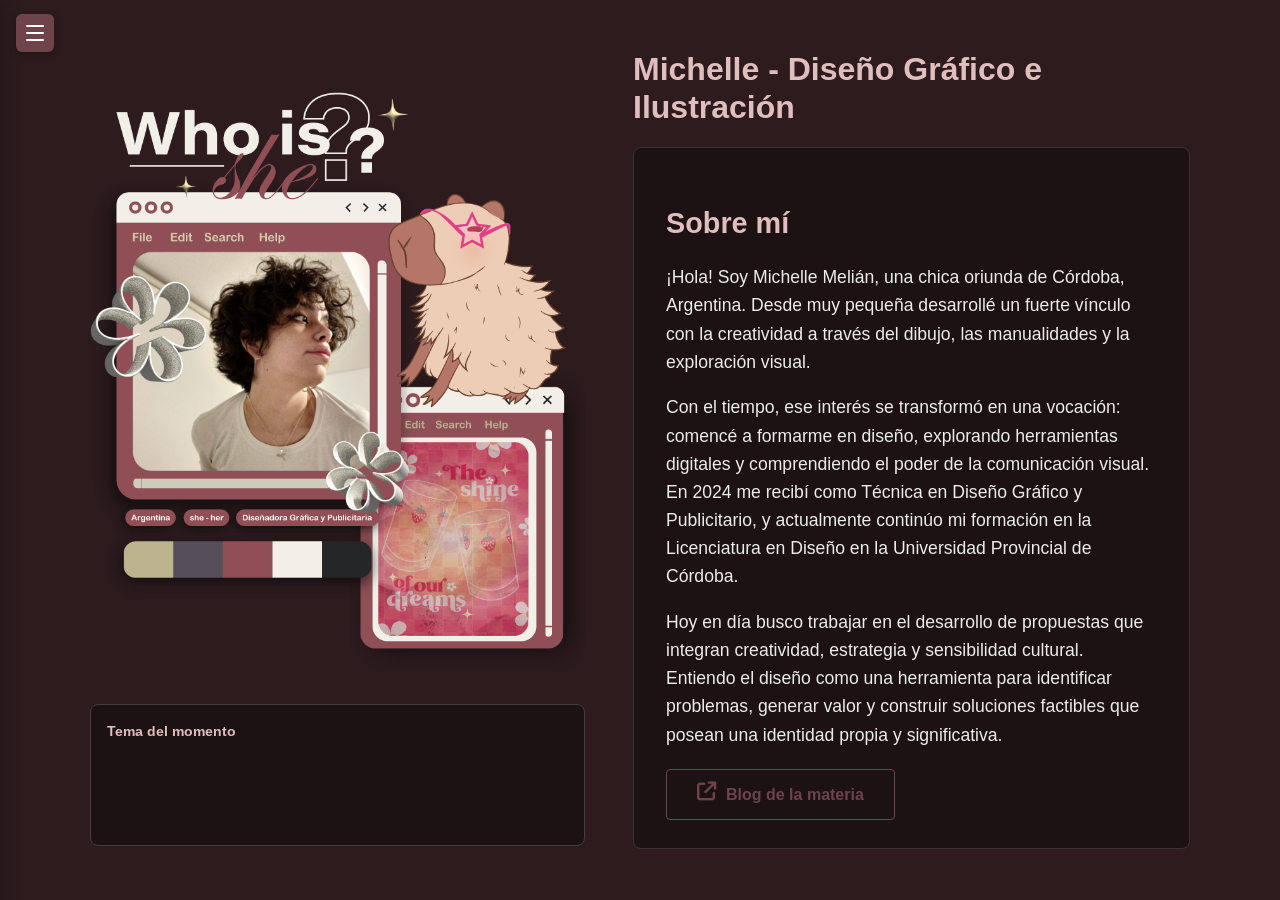
<file: index.html>
<!DOCTYPE html>
<html lang="es">
<head>
    <meta charset="UTF-8">
    <meta name="viewport" content="width=device-width, initial-scale=1.0">
    <title>Michelle Melián DG</title>
    <link rel="preconnect" href="https://fonts.googleapis.com">
    <link rel="preconnect" href="https://fonts.gstatic.com" crossorigin>
    <link href="https://fonts.googleapis.com/css2?family=Arimo:ital,wght@0,400..700;1,400..700&display=swap" rel="stylesheet">
    
    <link rel="stylesheet" href="style.css">
    <link rel="stylesheet" href="https://cdnjs.cloudflare.com/ajax/libs/font-awesome/6.5.1/css/all.min.css">

    <style>
        /* ── Sidebar ── */
        nav {
            position: fixed;
            top: 0; left: 0;
            height: 100%;
            width: 200px;
            background-color: #ffffff;
            border-bottom: none;
            border-right: 1px solid #eeeeee;
            padding: 60px 0 20px;
            display: flex;
            flex-direction: column;
            transform: translateX(-100%);
            transition: transform 0.32s cubic-bezier(0.4, 0, 0.2, 1);
            z-index: 200;
            box-shadow: 4px 0 16px rgba(0,0,0,0.15);
        }

        nav.open { transform: translateX(0); }

        nav a {
            display: block;
            margin: 0;
            padding: 12px 24px;
            text-align: left;
        }

        .overlay {
            display: none;
            position: fixed;
            inset: 0;
            background: rgba(0,0,0,0.35);
            z-index: 150;
        }

        .overlay.active { display: block; }

        .menu-toggle {
            position: fixed;
            top: 14px; left: 16px;
            z-index: 300;
            background: #6e444a;
            border: none;
            border-radius: 6px;
            width: 38px; height: 38px;
            cursor: pointer;
            display: flex;
            flex-direction: column;
            justify-content: center;
            align-items: center;
            gap: 5px;
            box-shadow: 0 2px 8px rgba(0,0,0,0.2);
            transition: background 0.2s;
        }

        .menu-toggle:hover { background: #8b7373; }

        .menu-toggle span {
            display: block;
            width: 18px; height: 2px;
            background: #fff;
            border-radius: 2px;
            transition: transform 0.32s, opacity 0.32s;
        }

        .menu-toggle.open span:nth-child(1) { transform: translateY(7px) rotate(45deg); }
        .menu-toggle.open span:nth-child(2) { opacity: 0; }
        .menu-toggle.open span:nth-child(3) { transform: translateY(-7px) rotate(-45deg); }



        /* ── Layout hero ── */
        .hero {
            display: flex;
            align-items: flex-start;
            gap: 3rem;
            max-width: 1100px;
            margin: 40px auto 0;
            padding: 0 40px;
        }

        /* Columna izquierda */
        .hero-left {
            flex: 0 0 45%;
            display: flex;
            flex-direction: column;
            gap: 15px;
        }

        .hero-left .blog {
            width: 100%;
            max-height: none;
        }

        .hero-left .blog-img {
            width: 109%;
            height: auto;
            object-fit: cover;
            display: block;
        }

        /* ── Widget Spotify ── */
        .spotify-wrapper {
            background-color: #1C1113;
            border: 1px solid #423e3f;
            border-radius: 8px;
            overflow: hidden;
            padding: 16px 16px 12px;
        }

        .spotify-label {
            font-family: 'Arimo', sans-serif;
            font-size: 0.85rem;
            font-weight: 700;
            color: #e0bebe;          /* mismo color que h1 y h2 */
            margin-bottom: 10px;
            display: block;
        }

        .spotify-wrapper iframe {
            display: block;
            border-radius: 6px;
            width: 100%;
        }

        /* Columna derecha */
        .hero-text {
            flex: 1;
            display: flex;
            flex-direction: column;
                justify-content: flex-start;
            padding-top: 10px;
        }

        .hero-text h1 {
            text-align: left;
            margin-top: 0;
            margin-bottom: 20px;
            font-size: 2rem;
            line-height: 1.2;
        }

        .hero-text #sobre-mi {
            background-color: #1C1113;
            border: 1px solid #3a3335;
            border-radius: 8px;
            padding: 28px 32px;
        }

        .hero-text h2 { margin-bottom: 10px; }
        .hero-text p  { margin-bottom: 14px; }

        .hero-text .redes-container {
            justify-content: flex-start;
            margin-top: 20px;
            margin-bottom: 0;
        }

        /* ── Responsive ── */
        @media (max-width: 700px) {
            .hero {
                flex-direction: column;
                padding: 0 20px;
            }

            .hero-left { flex: unset; width: 100%; }
            .hero-text h1 { font-size: 1.6rem; }
        }
    </style>
</head>
<body>

 <div class="overlay" id="overlay"></div>

    <button class="menu-toggle" id="menuToggle" aria-label="Abrir menú">
        <span></span><span></span><span></span>
    </button>

    <nav id="sidebar">
        <a href="index.html">Inicio</a>
        <a href="mis trabajos.html">Mis trabajos</a>
        <a href="contacto.html">Contacto</a>
    </nav>

    <div class="hero">

        <!-- Columna izquierda: imagen + Spotify -->
        <div class="hero-left">

            <div class="blog">
                <img src="blogimg.png" alt="Espacio de trabajo de Michelle Melián" class="blog-img">
            </div>

            <!-- Widget Spotify -->
            <div class="spotify-wrapper">
                <span class="spotify-label">Tema del momento</span>
                <iframe
                    src="https://open.spotify.com/embed/track/55pBIZO1cqoldeqpp5WR7H?utm_source=generator"
                    width="100%"
                    height="80"
                    frameBorder="0"
                    allowfullscreen=""
                    allow="autoplay; clipboard-write; encrypted-media; fullscreen; picture-in-picture"
                    loading="lazy">
                </iframe>
            </div>
        </div>
        <!-- Columna derecha: título + texto -->
        <div class="hero-text">
            <h1>Michelle - Diseño Gráfico e Ilustración</h1>
            <section id="sobre-mi">
                <h2>Sobre mí</h2>
                <p>¡Hola! Soy Michelle Melián, una chica oriunda de Córdoba, Argentina. Desde muy pequeña desarrollé un fuerte vínculo con la creatividad a través del dibujo, las manualidades y la exploración visual.</p>
                <p>Con el tiempo, ese interés se transformó en una vocación: comencé a formarme en diseño, explorando herramientas digitales y comprendiendo el poder de la comunicación visual. En 2024 me recibí como Técnica en Diseño Gráfico y Publicitario, y actualmente continúo mi formación en la Licenciatura en Diseño en la Universidad Provincial de Córdoba.</p>
                <p>Hoy en día busco trabajar en el desarrollo de propuestas que integran creatividad, estrategia y sensibilidad cultural. Entiendo el diseño como una herramienta para identificar problemas, generar valor y construir soluciones factibles que posean una identidad propia y significativa.</p>
                <div class="redes-container">
                    <a href="https://michmelian.wordpress.com/" target="_blank" class="btn-red instagram">
                        <i class="fa-solid fa-arrow-up-right-from-square"></i> Blog de la materia
                    </a>
                </div>
            </section>
        </div>

    </div>

</body>
    <script>
        const sidebar    = document.getElementById('sidebar');
        const menuToggle = document.getElementById('menuToggle');
        const overlay    = document.getElementById('overlay');

        menuToggle.addEventListener('click', () => {
            const isOpen = sidebar.classList.toggle('open');
            menuToggle.classList.toggle('open', isOpen);
            overlay.classList.toggle('active', isOpen);
        });

        overlay.addEventListener('click', () => {
            sidebar.classList.remove('open');
            menuToggle.classList.remove('open');
            overlay.classList.remove('active');
        });

        document.addEventListener('keydown', e => {
            if (e.key === 'Escape') overlay.click();
        });
    </script>
</body>
</html>
</file>
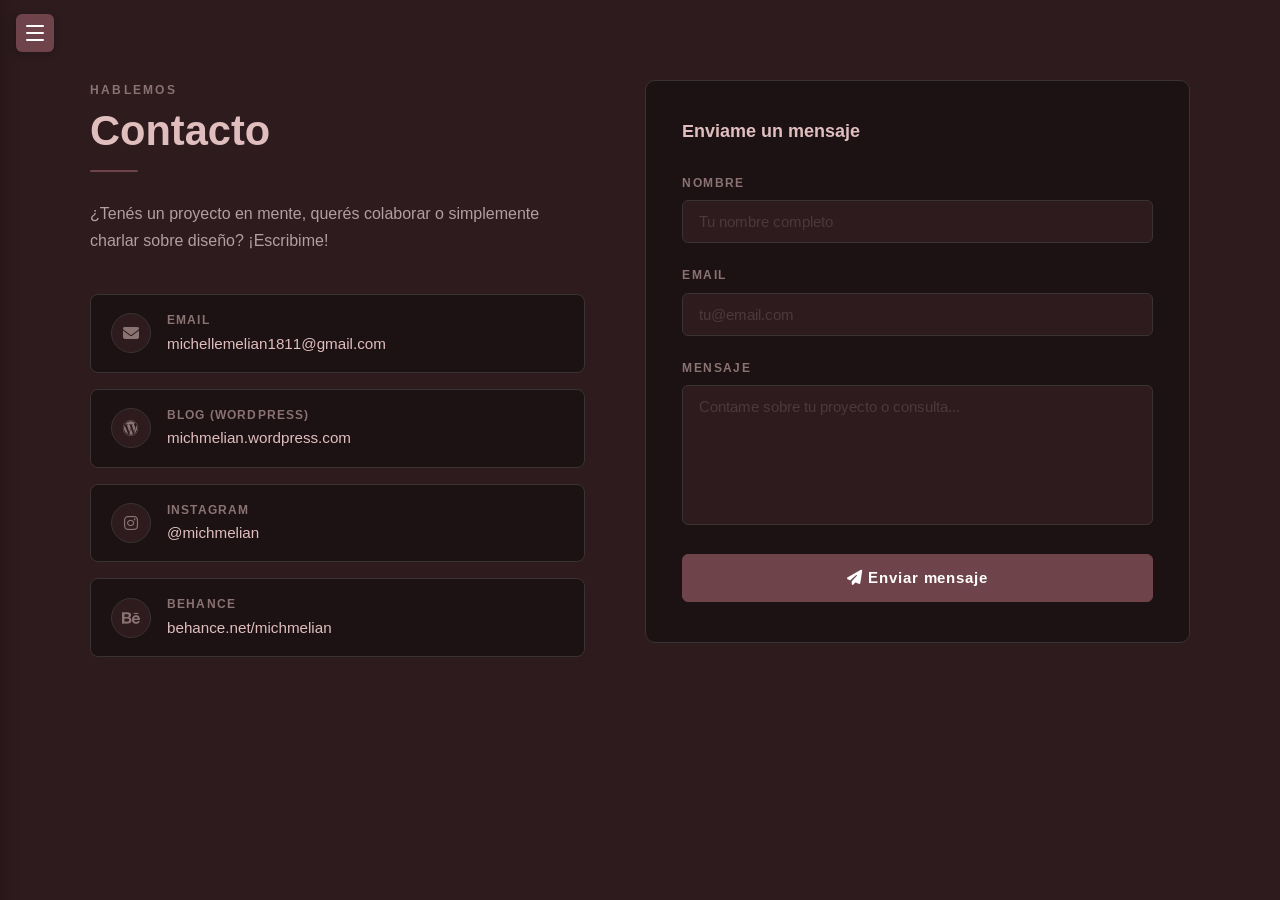
<file: contacto.html>
<!DOCTYPE html>
<html lang="es">
<head>
    <meta charset="UTF-8">
    <meta name="viewport" content="width=device-width, initial-scale=1.0">
    <title>Contacto — Michelle Melián</title>

    <!-- Tipografías -->
    <link rel="preconnect" href="https://fonts.googleapis.com">
    <link rel="preconnect" href="https://fonts.gstatic.com" crossorigin>
    <link href="https://fonts.googleapis.com/css2?family=Arimo:ital,wght@0,400..700;1,400..700&display=swap" rel="stylesheet">

    <!-- CSS global -->
    <link rel="stylesheet" href="style.css">

    <!-- Font Awesome -->
    <link rel="stylesheet" href="https://cdnjs.cloudflare.com/ajax/libs/font-awesome/6.5.1/css/all.min.css">

    <style>
        /* ════════════════════════════════
           SIDEBAR (idéntico al index)
        ════════════════════════════════ */
        nav {
            position: fixed;
            top: 0; left: 0;
            height: 100%;
            width: 200px;
            background-color: #ffffff;
            border-right: 1px solid #eeeeee;
            padding: 60px 0 20px;
            display: flex;
            flex-direction: column;
            transform: translateX(-100%);
            transition: transform 0.32s cubic-bezier(0.4, 0, 0.2, 1);
            z-index: 200;
            box-shadow: 4px 0 16px rgba(0,0,0,0.15);
        }
        nav.open { transform: translateX(0); }
        nav a {
            display: block;
            margin: 0;
            padding: 12px 24px;
            text-align: left;
        }

        .overlay {
            display: none;
            position: fixed;
            inset: 0;
            background: rgba(0,0,0,0.35);
            z-index: 150;
        }
        .overlay.active { display: block; }

        .menu-toggle {
            position: fixed;
            top: 14px; left: 16px;
            z-index: 300;
            background: #6e444a;
            border: none;
            border-radius: 6px;
            width: 38px; height: 38px;
            cursor: pointer;
            display: flex;
            flex-direction: column;
            justify-content: center;
            align-items: center;
            gap: 5px;
            box-shadow: 0 2px 8px rgba(0,0,0,0.2);
            transition: background 0.2s;
        }
        .menu-toggle:hover { background: #8b7373; }
        .menu-toggle span {
            display: block;
            width: 18px; height: 2px;
            background: #fff;
            border-radius: 2px;
            transition: transform 0.32s, opacity 0.32s;
        }
        .menu-toggle.open span:nth-child(1) { transform: translateY(7px) rotate(45deg); }
        .menu-toggle.open span:nth-child(2) { opacity: 0; }
        .menu-toggle.open span:nth-child(3) { transform: translateY(-7px) rotate(-45deg); }

        /* ════════════════════════════════
           LAYOUT PRINCIPAL
        ════════════════════════════════ */
        .contact-wrapper {
            max-width: 1100px;
            margin: 80px auto 80px;
            padding: 0 40px;
            display: grid;
            grid-template-columns: 1fr 1.1fr;
            gap: 60px;
            align-items: start;
        }

        /* ── Columna izquierda: info ── */
        .contact-info {
            opacity: 0;
            transform: translateY(20px);
            animation: fadeUp 0.6s ease forwards 0.1s;
        }

        .contact-info .label {
            font-family: 'Arimo', sans-serif;
            font-size: 0.78rem;
            font-weight: 700;
            letter-spacing: 0.18em;
            text-transform: uppercase;
            color: #8b7373;
            display: block;
            margin-bottom: 8px;
        }

        .contact-info h1 {
            text-align: left;
            margin: 0 0 6px;
            font-size: 2.6rem;
            line-height: 1.1;
        }

        .contact-info .divider {
            width: 48px;
            height: 2px;
            background: #6e444a;
            border-radius: 2px;
            margin: 16px 0 28px;
        }

        .contact-info .intro {
            font-size: 1rem;
            color: #b0a0a2;
            line-height: 1.7;
            margin-bottom: 40px;
        }

        /* ── Métodos de contacto ── */
        .contact-methods {
            display: flex;
            flex-direction: column;
            gap: 16px;
        }

        .contact-item {
            display: flex;
            align-items: center;
            gap: 16px;
            padding: 16px 20px;
            background: #1C1113;
            border: 1px solid #3a3335;
            border-radius: 8px;
            text-decoration: none;
            transition: all 0.28s ease;
        }
        .contact-item:hover {
            border-color: #6e444a;
            transform: translateX(6px);
            box-shadow: 0 8px 24px rgba(0,0,0,0.3);
        }

        .contact-item-icon {
            width: 38px; height: 38px;
            border-radius: 50%;
            background: #2D1B1E;
            border: 1px solid #3a3335;
            display: flex;
            align-items: center;
            justify-content: center;
            flex-shrink: 0;
            color: #8b7373;
            font-size: 1rem;
            transition: background 0.28s, color 0.28s;
        }
        .contact-item:hover .contact-item-icon {
            background: #6e444a;
            color: #fff;
        }

        .contact-item-text {
            display: flex;
            flex-direction: column;
            gap: 2px;
        }
        .contact-item-label {
            font-family: 'Arimo', sans-serif;
            font-size: 0.72rem;
            font-weight: 700;
            letter-spacing: 0.1em;
            text-transform: uppercase;
            color: #8b7373;
        }
        .contact-item-value {
            font-size: 0.95rem;
            color: #e0bebe;
            font-weight: 500;
        }

        /* ── Columna derecha: formulario ── */
        .contact-form-wrap {
            background: #1C1113;
            border: 1px solid #3a3335;
            border-radius: 10px;
            padding: 36px 36px 40px;
            opacity: 0;
            transform: translateY(20px);
            animation: fadeUp 0.6s ease forwards 0.25s;
        }

        .form-title {
            font-family: 'Arimo', sans-serif;
            font-size: 1.1rem;
            font-weight: 700;
            color: #e0bebe;
            margin: 0 0 28px;
        }

        /* ── Campos del formulario ── */
        .form-group {
            margin-bottom: 22px;
            position: relative;
        }

        .form-group label {
            display: block;
            font-family: 'Arimo', sans-serif;
            font-size: 0.75rem;
            font-weight: 700;
            letter-spacing: 0.12em;
            text-transform: uppercase;
            color: #8b7373;
            margin-bottom: 8px;
            transition: color 0.25s;
        }
        .form-group:focus-within label { color: #e0bebe; }

        .form-group input,
        .form-group textarea {
            width: 100%;
            background: #2D1B1E;
            border: 1px solid #3a3335;
            border-radius: 6px;
            padding: 12px 16px;
            font-family: 'Arimo', sans-serif;
            font-size: 0.95rem;
            color: #ececec;
            outline: none;
            box-sizing: border-box;
            transition: border-color 0.25s ease, box-shadow 0.25s ease;
            resize: none;
        }
        .form-group input::placeholder,
        .form-group textarea::placeholder {
            color: #4a3a3d;
        }
        .form-group input:focus,
        .form-group textarea:focus {
            border-color: #6e444a;
            box-shadow: 0 0 0 3px rgba(110, 68, 74, 0.18);
        }

        .form-group textarea { height: 140px; }

        /* ── Botón enviar ── */
        .btn-submit {
            width: 100%;
            padding: 14px 20px;
            background: #6e444a;
            border: 1px solid #6e444a;
            border-radius: 6px;
            color: #fff;
            font-family: 'Arimo', sans-serif;
            font-size: 0.95rem;
            font-weight: 700;
            letter-spacing: 0.06em;
            cursor: pointer;
            display: flex;
            align-items: center;
            justify-content: center;
            gap: 10px;
            transition: all 0.28s ease;
            margin-top: 8px;
        }
        .btn-submit:hover {
            background: #8b5860;
            border-color: #8b5860;
            transform: translateY(-2px);
            box-shadow: 0 8px 20px rgba(110, 68, 74, 0.35);
        }
        .btn-submit:active { transform: translateY(0); }

        /* Spinner (oculto hasta enviar) */
        .btn-submit .spinner {
            display: none;
            width: 16px; height: 16px;
            border: 2px solid rgba(255,255,255,0.3);
            border-top-color: #fff;
            border-radius: 50%;
            animation: spin 0.7s linear infinite;
        }
        .btn-submit.loading .spinner { display: block; }
        .btn-submit.loading .btn-text { display: none; }

        /* Mensaje de éxito */
        .success-msg {
            display: none;
            text-align: center;
            padding: 24px 16px;
        }
        .success-msg i {
            font-size: 2.2rem;
            color: #6e444a;
            margin-bottom: 12px;
        }
        .success-msg p {
            color: #e0bebe;
            font-size: 1rem;
            margin: 0;
        }

        /* ════════════════════════════════
           KEYFRAMES
        ════════════════════════════════ */
        @keyframes fadeUp {
            to { opacity: 1; transform: translateY(0); }
        }
        @keyframes spin {
            to { transform: rotate(360deg); }
        }

        /* ════════════════════════════════
           RESPONSIVE
        ════════════════════════════════ */
        @media (max-width: 820px) {
            .contact-wrapper {
                grid-template-columns: 1fr;
                gap: 40px;
                padding: 0 20px;
            }
            .contact-info h1 { font-size: 2rem; }
            .contact-form-wrap { padding: 28px 24px 32px; }
        }
    </style>
</head>
<body>

    <!-- Overlay y menú hamburguesa (idéntico al index) -->
    <div class="overlay" id="overlay"></div>

    <button class="menu-toggle" id="menuToggle" aria-label="Abrir menú">
        <span></span><span></span><span></span>
    </button>

    <nav id="sidebar">
        <a href="index.html">Inicio</a>
        <a href="mis trabajos.html">Mis trabajos</a>
        <a href="contacto.html">Contacto</a>
    </nav>

    <!-- ── Layout principal ── -->
    <div class="contact-wrapper">

        <!-- Columna izquierda: info de contacto -->
        <div class="contact-info">
            <span class="label">Hablemos</span>
            <h1>Contacto</h1>
            <div class="divider"></div>
            <p class="intro">
                ¿Tenés un proyecto en mente, querés colaborar o simplemente charlar sobre diseño?
                ¡Escribime!
            </p>

            <!-- Métodos de contacto -->
            <!--
                CÓMO EDITAR:
                Reemplazá el href="#" con tus links reales (mailto:, https://instagram.com/..., etc.)
                y actualizá el texto de .contact-item-value con tus datos.
            -->
            <div class="contact-methods">

                <a href="mailto:michellemelian1811@gmail.com" class="contact-item">
                    <div class="contact-item-icon">
                        <i class="fa-solid fa-envelope"></i>
                    </div>
                    <div class="contact-item-text">
                        <span class="contact-item-label">Email</span>
                        <span class="contact-item-value">michellemelian1811@gmail.com</span>
                    </div>
                </a>

                <a href="https://michmelian.wordpress.com/" target="_blank" class="contact-item">
                    <div class="contact-item-icon">
                        <i class="fa-brands fa-wordpress"></i>
                    </div>
                    <div class="contact-item-text">
                        <span class="contact-item-label">Blog (WordPress)</span>
                        <span class="contact-item-value">michmelian.wordpress.com</span>
                    </div>
                </a>

                <!-- Agregá más métodos de contacto aquí siguiendo el mismo patrón -->
                <a href="#" target="_blank" class="contact-item">
                    <div class="contact-item-icon">
                        <i class="fa-brands fa-instagram"></i>
                    </div>
                    <div class="contact-item-text">
                        <span class="contact-item-label">Instagram</span>
                        <span class="contact-item-value">@michmelian</span>
                    </div>
                </a>

                <a href="https://www.behance.net/michmelian" target="_blank" class="contact-item">
                    <div class="contact-item-icon">
                        <i class="fa-brands fa-behance"></i>
                    </div>
                    <div class="contact-item-text">
                        <span class="contact-item-label">Behance</span>
                        <span class="contact-item-value">behance.net/michmelian</span>
                    </div>
                 </a>

                 
            </div>
        </div>

        <!-- Columna derecha: formulario -->
        <div class="contact-form-wrap">
            <p class="form-title">Enviame un mensaje</p>

            <!-- 
                NOTA SOBRE EL FORMULARIO:
                Este formulario usa mailto: por defecto (no requiere backend).
                Para hacerlo realmente funcional, podés conectarlo con:
                - Formspree (https://formspree.io): gratis para formularios estáticos.
                  Reemplazá action="#" por action="https://formspree.io/f/TU_ID"
                  y method="POST", y quitá el JS personalizado del submit.
                - EmailJS: permite enviar sin backend desde JS.
            -->
            <div id="formContainer">

                <div class="form-group">
                    <label for="nombre">Nombre</label>
                    <input type="text" id="nombre" name="nombre" placeholder="Tu nombre completo" required>
                </div>

                <div class="form-group">
                    <label for="email">Email</label>
                    <input type="email" id="email" name="email" placeholder="tu@email.com" required>
                </div>

                <div class="form-group">
                    <label for="mensaje">Mensaje</label>
                    <textarea id="mensaje" name="mensaje" placeholder="Contame sobre tu proyecto o consulta..." required></textarea>
                </div>

                <button class="btn-submit" id="submitBtn" type="button">
                    <span class="btn-text">
                        <i class="fa-solid fa-paper-plane"></i>
                        Enviar mensaje
                    </span>
                    <span class="spinner"></span>
                </button>

            </div>

            <!-- Mensaje de éxito (se muestra tras enviar) -->
            <div class="success-msg" id="successMsg">
                <i class="fa-solid fa-circle-check"></i>
                <p>¡Mensaje enviado! Te respondo a la brevedad.</p>
            </div>

        </div>
    </div>

    <!-- ── JavaScript ── -->
    <script>
        /* ── Sidebar (idéntico al index) ── */
        const sidebar    = document.getElementById('sidebar');
        const menuToggle = document.getElementById('menuToggle');
        const overlay    = document.getElementById('overlay');

        menuToggle.addEventListener('click', () => {
            const isOpen = sidebar.classList.toggle('open');
            menuToggle.classList.toggle('open', isOpen);
            overlay.classList.toggle('active', isOpen);
        });
        overlay.addEventListener('click', () => {
            sidebar.classList.remove('open');
            menuToggle.classList.remove('open');
            overlay.classList.remove('active');
        });
        document.addEventListener('keydown', e => {
            if (e.key === 'Escape') overlay.click();
        });

        /* ── Validación y simulación de envío ──
           Reemplazá el setTimeout por tu lógica real de envío
           (fetch a Formspree, EmailJS, etc.)                   */
        const submitBtn  = document.getElementById('submitBtn');
        const formContainer = document.getElementById('formContainer');
        const successMsg = document.getElementById('successMsg');

        submitBtn.addEventListener('click', () => {
            const nombre  = document.getElementById('nombre').value.trim();
            const email   = document.getElementById('email').value.trim();
            const mensaje = document.getElementById('mensaje').value.trim();

            /* Validación básica */
            if (!nombre || !email || !mensaje) {
                /* Resalta campos vacíos */
                [{ id: 'nombre', val: nombre }, { id: 'email', val: email }, { id: 'mensaje', val: mensaje }]
                    .forEach(({ id, val }) => {
                        const el = document.getElementById(id);
                        if (!val) {
                            el.style.borderColor = '#a05060';
                            el.focus();
                            el.addEventListener('input', () => { el.style.borderColor = ''; }, { once: true });
                        }
                    });
                return;
            }

            /* Estado de carga */
            submitBtn.classList.add('loading');
            submitBtn.disabled = true;

            /*
              REEMPLAZÁ ESTE setTimeout CON TU LLAMADA REAL:
              Ejemplo con Formspree:

              fetch('https://formspree.io/f/TU_ID', {
                  method: 'POST',
                  headers: { 'Content-Type': 'application/json' },
                  body: JSON.stringify({ nombre, email, mensaje })
              })
              .then(res => {
                  if (res.ok) mostrarExito();
                  else alert('Hubo un error. Intentá de nuevo.');
              })
              .finally(() => {
                  submitBtn.classList.remove('loading');
                  submitBtn.disabled = false;
              });
            */
            setTimeout(() => {
                submitBtn.classList.remove('loading');
                formContainer.style.display = 'none';
                successMsg.style.display = 'block';
            }, 1600);
        });
    </script>

</body>
</html>
</file>
<file: style.css>
body {
    background-color: #2D1B1E; /* Fondo gris oscuro */
    color: #ececec; /* Texto en blanco*/
    font-family: "Roboto", sans-serif; /* Tipografía Google Fonts */
    margin: 0; /* Elimina márgenes predeterminados del navegador */
    padding: 0;
    line-height: 1.6; /* Mejora la legibilidad del texto */
}
/* --- Título grande --- */
h1 {
    color: #e0bebe; /* Color Bordo */
    font-size: 3rem; /* Tamaño grande y moderno */
    font-weight: 700; /* Negrita */
    text-align: center; /* Centrado */
    margin-top: 40px; /* Espacio arriba */
    margin-bottom: 20px; /* Espacio abajo */
}
/* --- Banner de imagen --- */
.blog {
    width: 100%; /* Ocupa todo el ancho */
    max-height: 900px; /* Limita la altura para que no sea gigante */
    overflow: hidden; /* Corta el exceso si la imagen es muy grande */
    display: flex;
    justify-content: center;
    align-items: center;
}
.blog-img {
    width: 55%; /* Imagen al 55% del ancho del blog */
    height: auto; /* Mantiene la proporción */
    object-fit: cover; /* Ajusta la imagen sin deformarla */
}
/* --- Contenedor de contenido --- */
.container {
    max-width: 800px; /* Ancho máximo para el texto, para que sea fácil de leer */
    margin: 0 auto; /* Centra el contenedor verticalmente */
    padding: 40px 20px; /* Espacio interior */
}
/* --- Títulos h2 en el contenido --- */
h2 {
    color: #e0bebe; /* Subtítulos también en verde oliva */
    font-size: 1.8rem;
    margin-bottom: 15px;
}
/* --- Párrafos "Sobre Mí"S*/
p {
    font-size: 1.1rem;
    color: #ececec;
    margin-bottom: 20px;
}S
/* --- Menú de navegación simple --- */
nav {
    background-color: #685454;
    padding: 20px 0;
    text-align: center;
    border-bottom: 1px solid #eeeeee;
}
nav a {
    text-decoration: bold; /* Quita el subrayado de los enlaces */
    color: #8b7373; /* Color rosa gris suave */
    font-weight: 400;
    margin: 0 15px; /* Espacio entre los enlaces */
    transition: color 0.3s ease; /* Efecto suave al pasar el mouse */
}
nav a:hover {
    color: #e0bebe;
    font-weight: 700;
}
/* --- Estilos para la Página de Contacto --- */
.redes-container {
    display: flex;
    justify-content: center;
    gap: 20px; /* Espacio entre los botones */
    margin-top: 40px;
}
/* --- Estilo base de los botones --- */
.btn-red {
    display: inline-flex;
    align-items: justify;
    gap: 10px; /* Espacio entre el icono y el texto */
    padding: 12px 30px;
    border: 1px solid #6e444a; /* Borde verde oliva */
    border-radius: 4px; /* Bordes apenas redondeados */
    text-decoration: none;
    font-weight: 700;
    font-size: 1rem;
    background-color: transparent; /* Fondo transparente inicialmente */
    color: #6e444a; /* Texto rosa gris suave */
    transition: all 0.3s ease; /* Transición suave para la animación */
}
/* --- Iconos un poco más grandes --- */
.btn-red i {
    font-size: 1.2rem;
}
/* --- Efecto Hover --- */
.btn-red:hover {
    background-color: #6e444a; 
    color: #ffffff; /* La letra e icono pasan a blanco */
    transform: translateY(-3px); /* Levanta el botón sutilmente */
    box-shadow: 0 5px 15px rgba(85, 107, 47, 0.2); /* Sombra suave */
}
</file>
